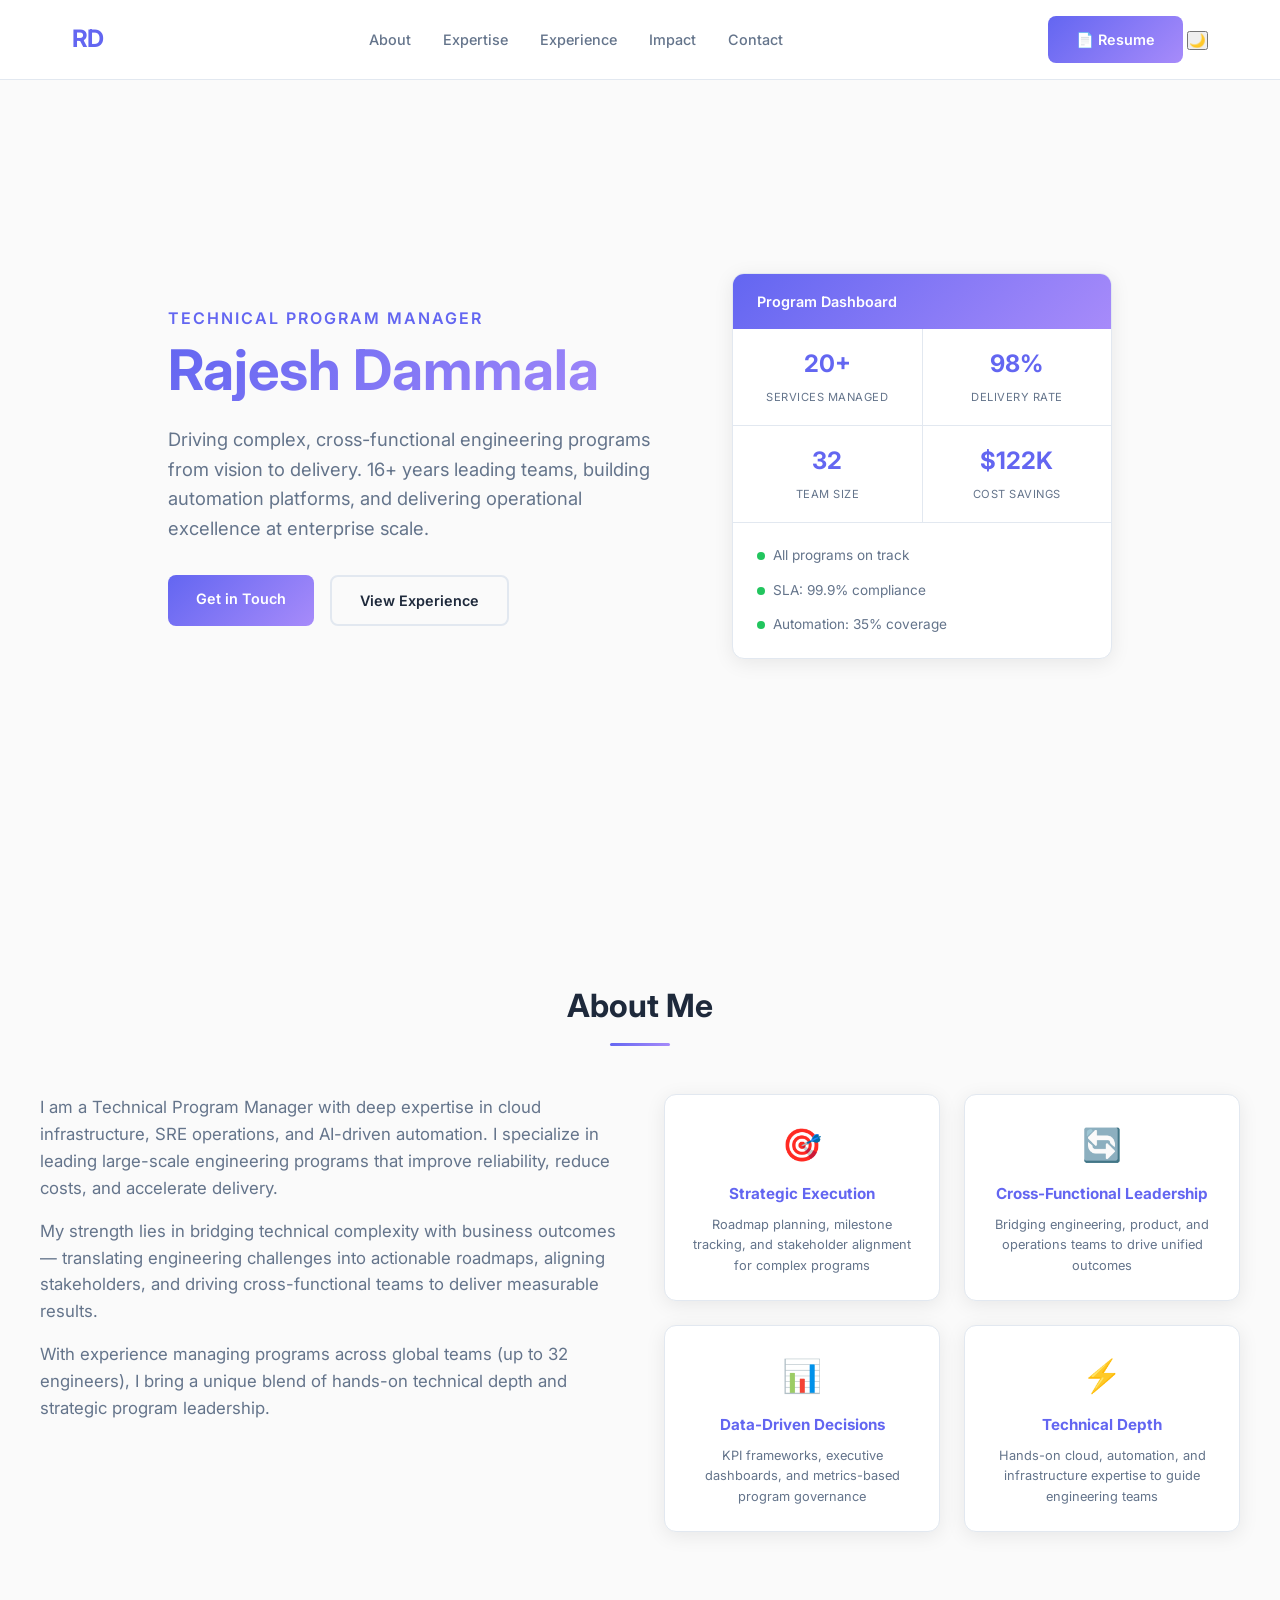
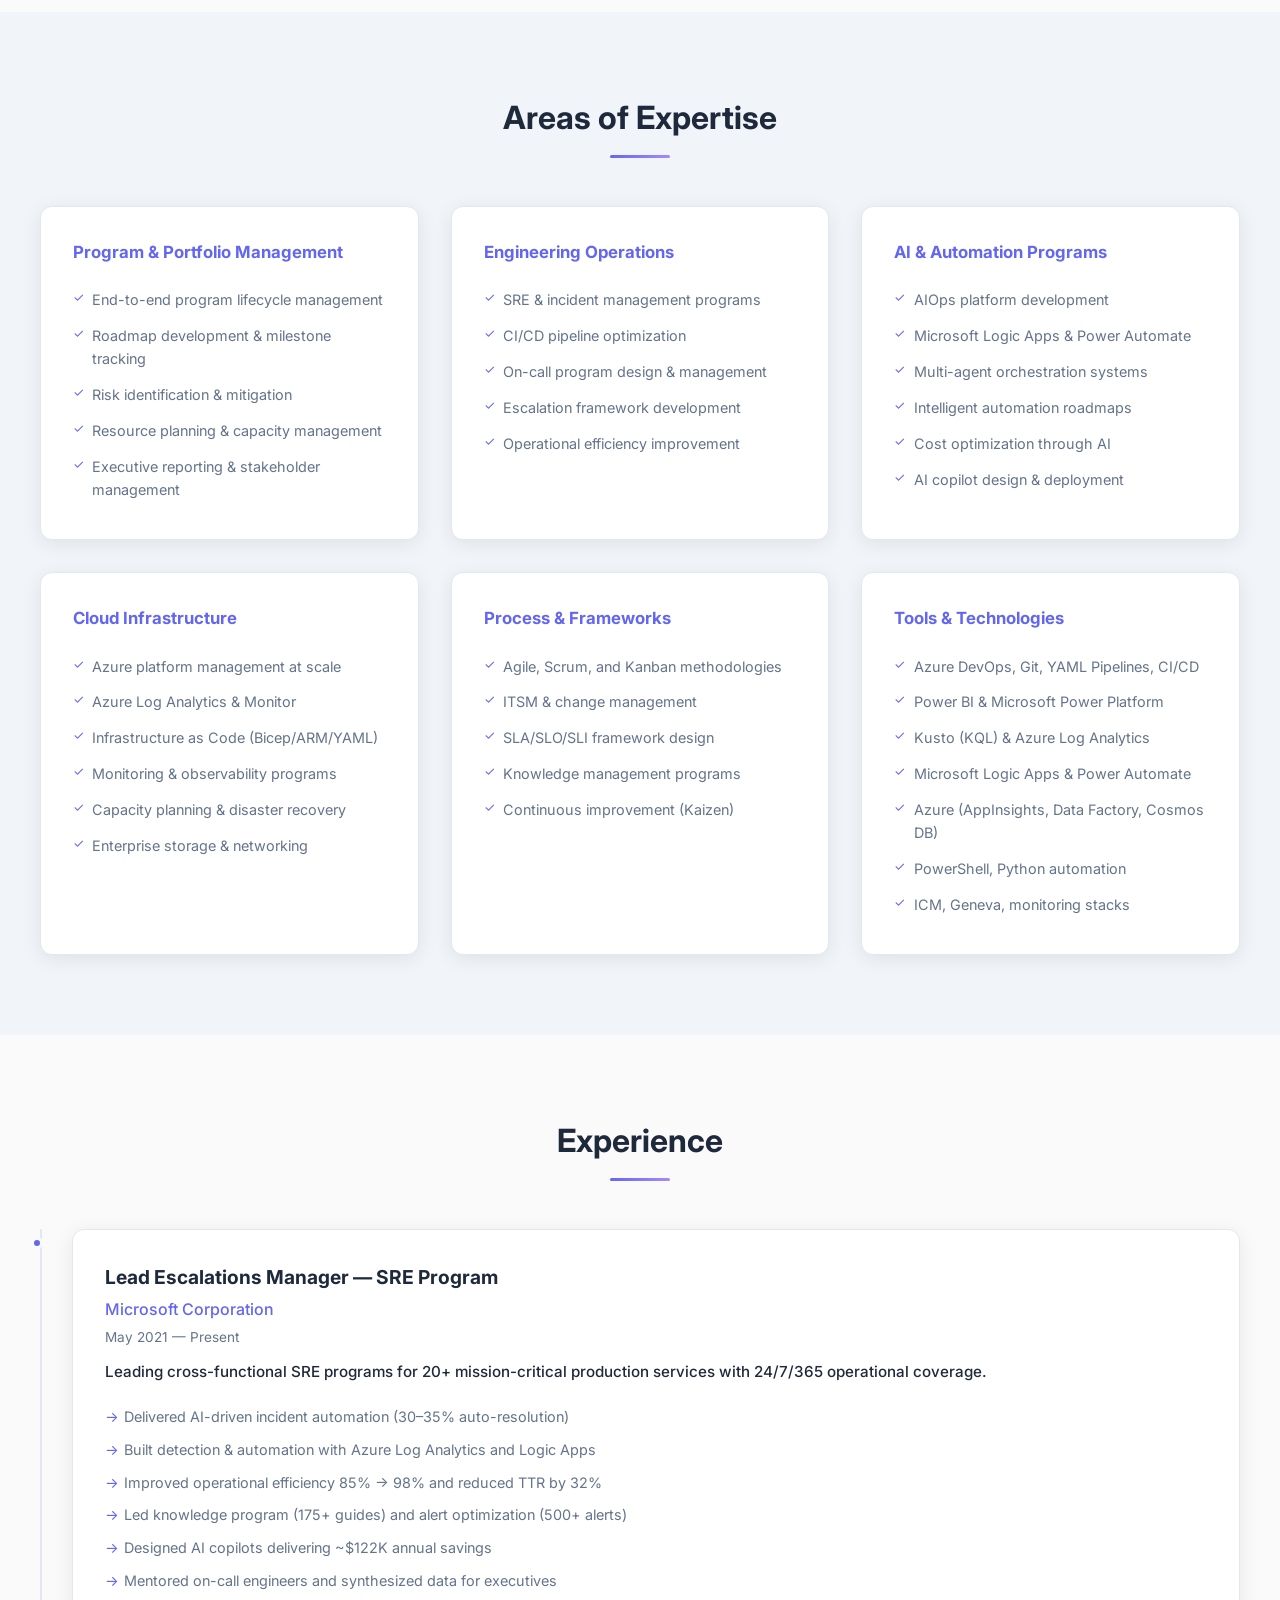
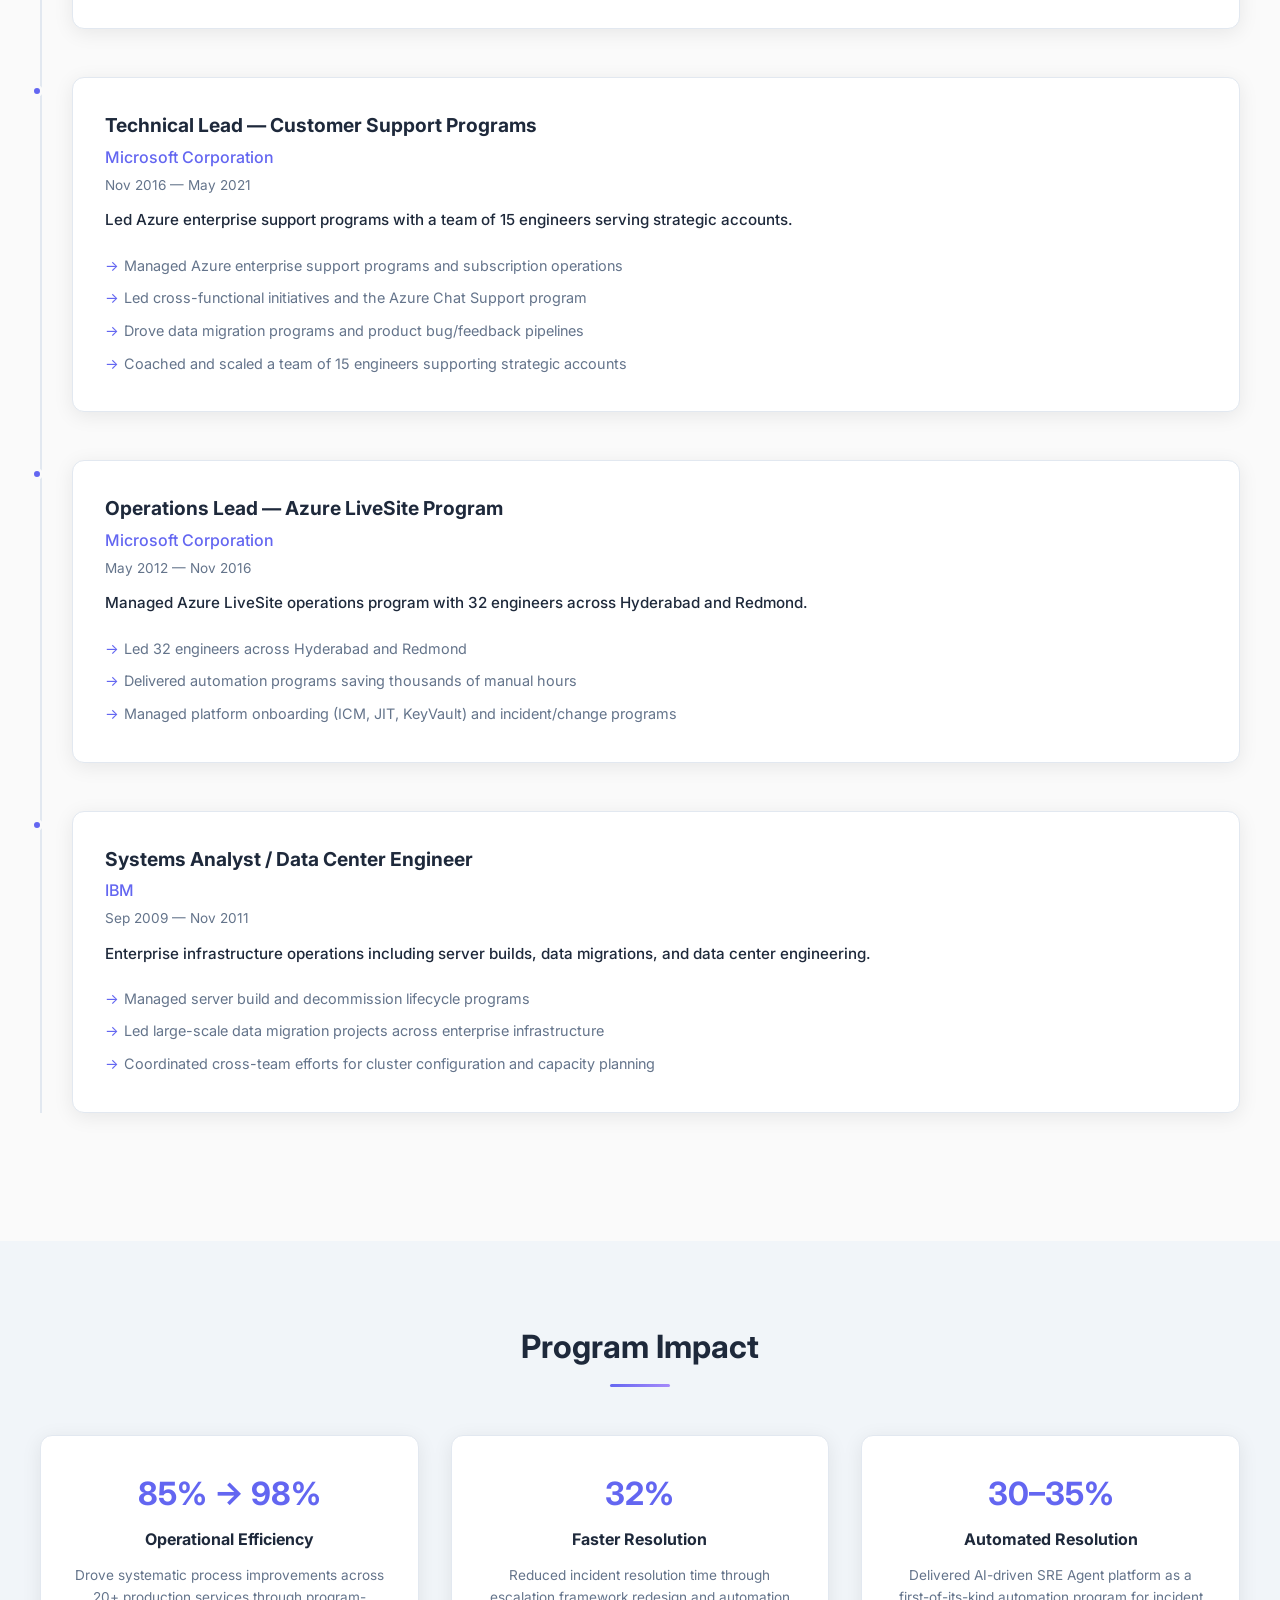
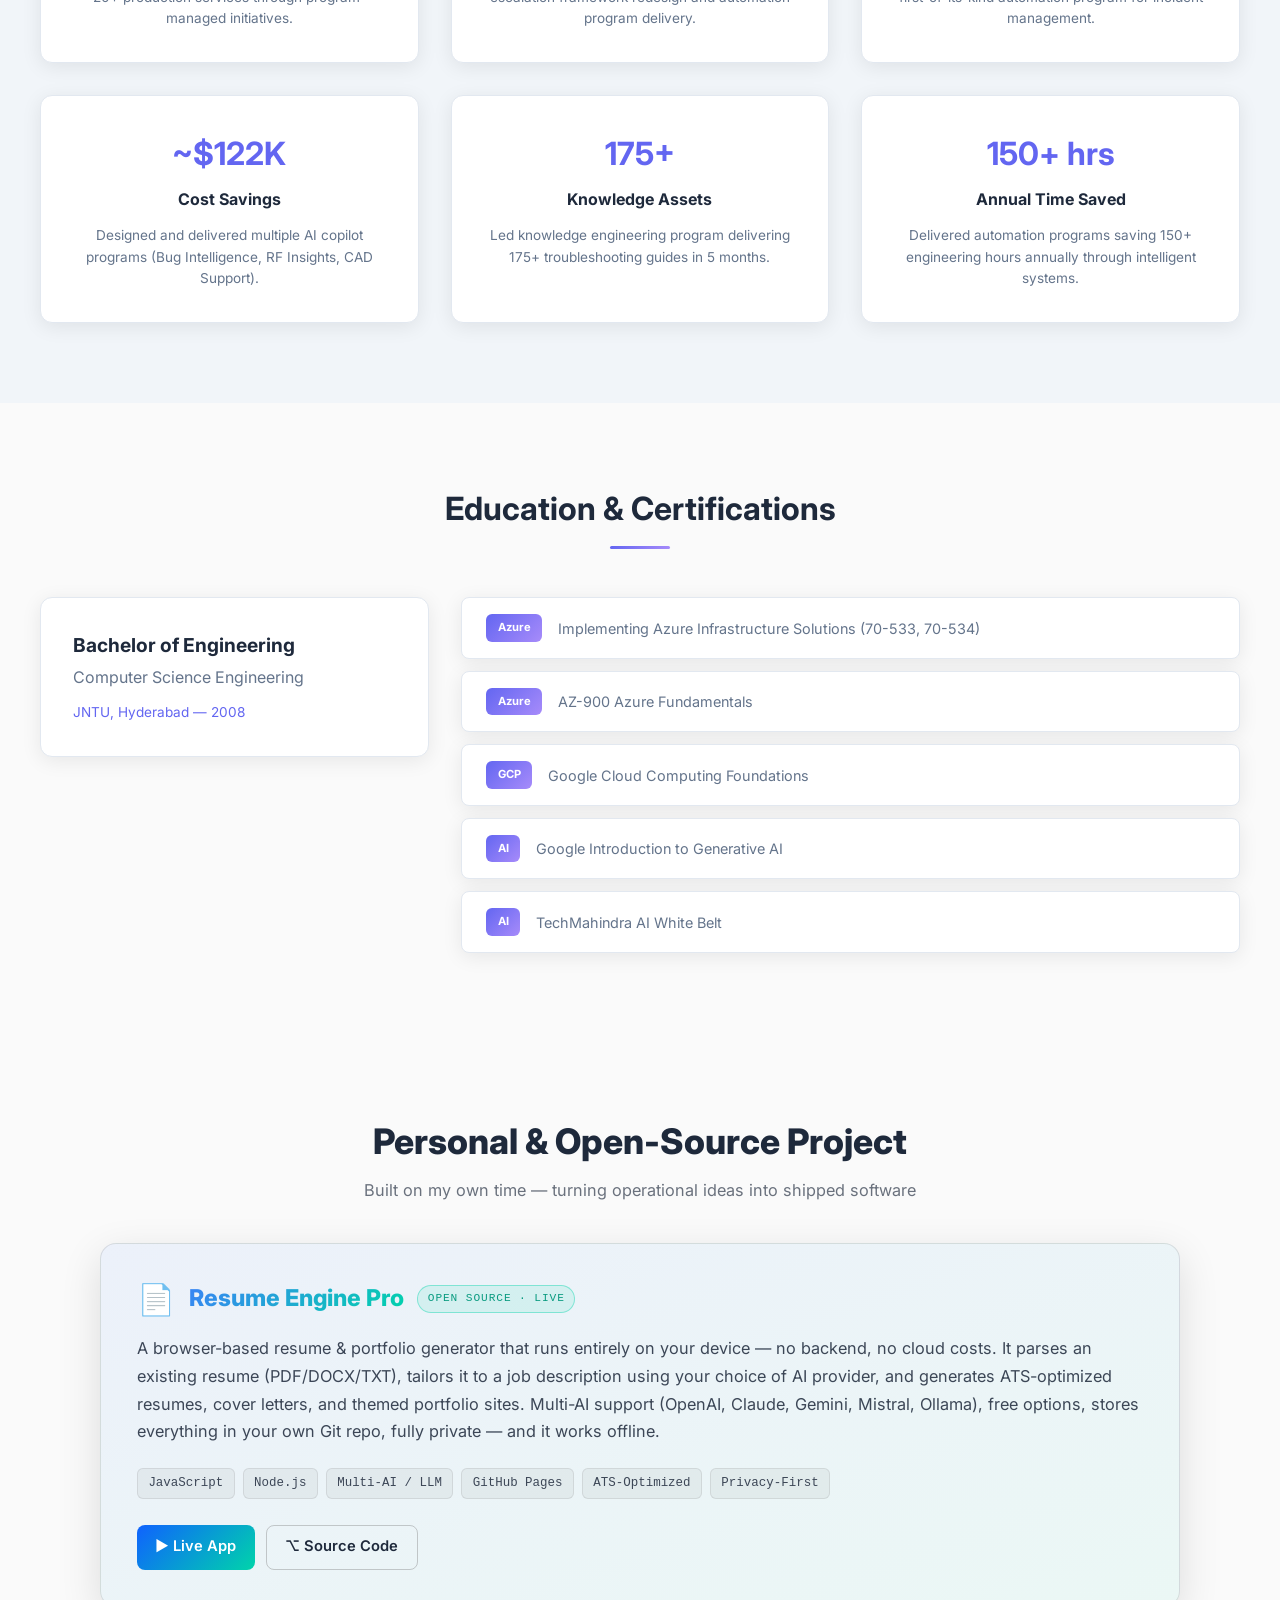
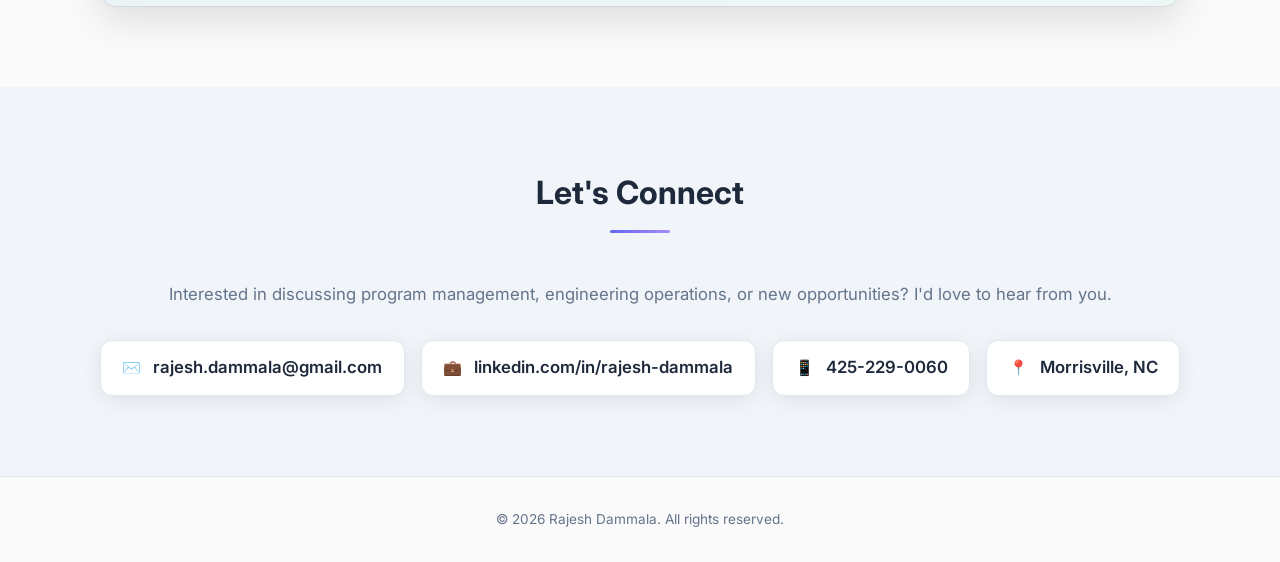
<file: index.html>
<!DOCTYPE html>
<html lang="en">
<head>
    <link rel="icon" type="image/svg+xml" href="favicon.svg">
    <meta charset="UTF-8">
    <meta name="viewport" content="width=device-width, initial-scale=1.0">
    <title>Rajesh Dammala | Technical Program Manager</title>
    <link rel="stylesheet" href="style.css?v=20260615T1439">
    <link rel="preconnect" href="https://fonts.googleapis.com">
    <link href="https://fonts.googleapis.com/css2?family=Inter:wght@300;400;500;600;700&display=swap" rel="stylesheet">
</head>
<body>
    <!-- Navigation -->
    <nav class="navbar" id="navbar">
        <div class="nav-container">
            <a href="#hero" class="nav-logo">RD</a>
            <button class="nav-toggle" id="nav-toggle" aria-label="Toggle navigation">
                <span></span><span></span><span></span>
            </button>
            <ul class="nav-menu" id="nav-menu">
                <li><a href="#about" class="nav-link">About</a></li>
                <li><a href="#expertise" class="nav-link">Expertise</a></li>
                <li><a href="#experience" class="nav-link">Experience</a></li>
                <li><a href="#impact" class="nav-link">Impact</a></li>
                <li><a href="#contact" class="nav-link">Contact</a></li>
            </ul>
            <div class="nav-actions">
                <a href="resume.html?download=1" target="_blank" class="btn btn-primary" id="resumeDownload">📄 Resume</a>
                <button class="theme-toggle" id="themeToggle" title="Toggle light/dark mode">🌙</button>
            </div>
        </div>
    </nav>

    <!-- Hero Section -->
    <section class="hero" id="hero">
        <div class="hero-content">
            <p class="hero-subtitle">Technical Program Manager</p>
            <h1 class="hero-title">Rajesh Dammala</h1>
            <p class="hero-description">
                Driving complex, cross-functional engineering programs from vision to delivery. 
                16+ years leading teams, building automation platforms, and delivering operational 
                excellence at enterprise scale.
            </p>
            <div class="hero-cta">
                <a href="#contact" class="btn btn-primary">Get in Touch</a>
                <a href="#experience" class="btn btn-secondary">View Experience</a>
            </div>
        </div>
        <div class="hero-visual">
            <div class="program-board">
                <div class="board-header">Program Dashboard</div>
                <div class="board-metrics">
                    <div class="metric">
                        <span class="metric-value">20+</span>
                        <span class="metric-label">Services Managed</span>
                    </div>
                    <div class="metric">
                        <span class="metric-value">98%</span>
                        <span class="metric-label">Delivery Rate</span>
                    </div>
                    <div class="metric">
                        <span class="metric-value">32</span>
                        <span class="metric-label">Team Size</span>
                    </div>
                    <div class="metric">
                        <span class="metric-value">$122K</span>
                        <span class="metric-label">Cost Savings</span>
                    </div>
                </div>
                <div class="board-status">
                    <div class="status-row"><span class="status-dot green"></span> All programs on track</div>
                    <div class="status-row"><span class="status-dot green"></span> SLA: 99.9% compliance</div>
                    <div class="status-row"><span class="status-dot green"></span> Automation: 35% coverage</div>
                </div>
            </div>
        </div>
    </section>

    <!-- About Section -->
    <section class="section" id="about">
        <div class="container">
            <h2 class="section-title">About Me</h2>
            <div class="about-grid">
                <div class="about-text">
                    <p>
                        I am a Technical Program Manager with deep expertise in cloud infrastructure, 
                        SRE operations, and AI-driven automation. I specialize in leading large-scale 
                        engineering programs that improve reliability, reduce costs, and accelerate delivery.
                    </p>
                    <p>
                        My strength lies in bridging technical complexity with business outcomes — 
                        translating engineering challenges into actionable roadmaps, aligning stakeholders, 
                        and driving cross-functional teams to deliver measurable results.
                    </p>
                    <p>
                        With experience managing programs across global teams (up to 32 engineers), 
                        I bring a unique blend of hands-on technical depth and strategic program leadership.
                    </p>
                </div>
                <div class="about-pillars">
                    <div class="pillar">
                        <div class="pillar-icon">🎯</div>
                        <h3>Strategic Execution</h3>
                        <p>Roadmap planning, milestone tracking, and stakeholder alignment for complex programs</p>
                    </div>
                    <div class="pillar">
                        <div class="pillar-icon">🔄</div>
                        <h3>Cross-Functional Leadership</h3>
                        <p>Bridging engineering, product, and operations teams to drive unified outcomes</p>
                    </div>
                    <div class="pillar">
                        <div class="pillar-icon">📊</div>
                        <h3>Data-Driven Decisions</h3>
                        <p>KPI frameworks, executive dashboards, and metrics-based program governance</p>
                    </div>
                    <div class="pillar">
                        <div class="pillar-icon">⚡</div>
                        <h3>Technical Depth</h3>
                        <p>Hands-on cloud, automation, and infrastructure expertise to guide engineering teams</p>
                    </div>
                </div>
            </div>
        </div>
    </section>

    <!-- Expertise Section -->
    <section class="section section-alt" id="expertise">
        <div class="container">
            <h2 class="section-title">Areas of Expertise</h2>
            <div class="expertise-grid">
                <div class="expertise-card">
                    <h3>Program & Portfolio Management</h3>
                    <ul>
                        <li>End-to-end program lifecycle management</li>
                        <li>Roadmap development & milestone tracking</li>
                        <li>Risk identification & mitigation</li>
                        <li>Resource planning & capacity management</li>
                        <li>Executive reporting & stakeholder management</li>
                    </ul>
                </div>
                <div class="expertise-card">
                    <h3>Engineering Operations</h3>
                    <ul>
                        <li>SRE & incident management programs</li>
                        <li>CI/CD pipeline optimization</li>
                        <li>On-call program design & management</li>
                        <li>Escalation framework development</li>
                        <li>Operational efficiency improvement</li>
                    </ul>
                </div>
                <div class="expertise-card">
                    <h3>AI & Automation Programs</h3>
                    <ul>
                        <li>AIOps platform development</li>
                        <li>Microsoft Logic Apps & Power Automate</li>
                        <li>Multi-agent orchestration systems</li>
                        <li>Intelligent automation roadmaps</li>
                        <li>Cost optimization through AI</li>
                        <li>AI copilot design & deployment</li>
                    </ul>
                </div>
                <div class="expertise-card">
                    <h3>Cloud Infrastructure</h3>
                    <ul>
                        <li>Azure platform management at scale</li>
                        <li>Azure Log Analytics & Monitor</li>
                        <li>Infrastructure as Code (Bicep/ARM/YAML)</li>
                        <li>Monitoring & observability programs</li>
                        <li>Capacity planning & disaster recovery</li>
                        <li>Enterprise storage & networking</li>
                    </ul>
                </div>
                <div class="expertise-card">
                    <h3>Process & Frameworks</h3>
                    <ul>
                        <li>Agile, Scrum, and Kanban methodologies</li>
                        <li>ITSM & change management</li>
                        <li>SLA/SLO/SLI framework design</li>
                        <li>Knowledge management programs</li>
                        <li>Continuous improvement (Kaizen)</li>
                    </ul>
                </div>
                <div class="expertise-card">
                    <h3>Tools & Technologies</h3>
                    <ul>
                        <li>Azure DevOps, Git, YAML Pipelines, CI/CD</li>
                        <li>Power BI & Microsoft Power Platform</li>
                        <li>Kusto (KQL) & Azure Log Analytics</li>
                        <li>Microsoft Logic Apps & Power Automate</li>
                        <li>Azure (AppInsights, Data Factory, Cosmos DB)</li>
                        <li>PowerShell, Python automation</li>
                        <li>ICM, Geneva, monitoring stacks</li>
                    </ul>
                </div>
            </div>
        </div>
    </section>

    <!-- Experience Section -->
    <section class="section" id="experience">
        <div class="container">
            <h2 class="section-title">Experience</h2>
            <div class="timeline">
                <div class="timeline-item">
                    <div class="timeline-marker"></div>
                    <div class="timeline-content">
                        <div class="timeline-header">
                            <h3>Lead Escalations Manager — SRE Program</h3>
                            <span class="timeline-company">Microsoft Corporation</span>
                            <span class="timeline-date">May 2021 — Present</span>
                        </div>
                        <p class="timeline-summary">Leading cross-functional SRE programs for 20+ mission-critical production services with 24/7/365 operational coverage.</p>
                        <ul class="timeline-details">
                            <li>Delivered AI-driven incident automation (30–35% auto-resolution)</li>
                            <li>Built detection & automation with Azure Log Analytics and Logic Apps</li>
                            <li>Improved operational efficiency 85% → 98% and reduced TTR by 32%</li>
                            <li>Led knowledge program (175+ guides) and alert optimization (500+ alerts)</li>
                            <li>Designed AI copilots delivering ~$122K annual savings</li>
                            <li>Mentored on-call engineers and synthesized data for executives</li>
                        </ul>
                    </div>
                </div>
                <div class="timeline-item">
                    <div class="timeline-marker"></div>
                    <div class="timeline-content">
                        <div class="timeline-header">
                            <h3>Technical Lead — Customer Support Programs</h3>
                            <span class="timeline-company">Microsoft Corporation</span>
                            <span class="timeline-date">Nov 2016 — May 2021</span>
                        </div>
                        <p class="timeline-summary">Led Azure enterprise support programs with a team of 15 engineers serving strategic accounts.</p>
                        <ul class="timeline-details">
                            <li>Managed Azure enterprise support programs and subscription operations</li>
                            <li>Led cross-functional initiatives and the Azure Chat Support program</li>
                            <li>Drove data migration programs and product bug/feedback pipelines</li>
                            <li>Coached and scaled a team of 15 engineers supporting strategic accounts</li>
                        </ul>
                    </div>
                </div>
                <div class="timeline-item">
                    <div class="timeline-marker"></div>
                    <div class="timeline-content">
                        <div class="timeline-header">
                            <h3>Operations Lead — Azure LiveSite Program</h3>
                            <span class="timeline-company">Microsoft Corporation</span>
                            <span class="timeline-date">May 2012 — Nov 2016</span>
                        </div>
                        <p class="timeline-summary">Managed Azure LiveSite operations program with 32 engineers across Hyderabad and Redmond.</p>
                        <ul class="timeline-details">
                            <li>Led 32 engineers across Hyderabad and Redmond</li>
                            <li>Delivered automation programs saving thousands of manual hours</li>
                            <li>Managed platform onboarding (ICM, JIT, KeyVault) and incident/change programs</li>
                        </ul>
                    </div>
                </div>
                <div class="timeline-item">
                    <div class="timeline-marker"></div>
                    <div class="timeline-content">
                        <div class="timeline-header">
                            <h3>Systems Analyst / Data Center Engineer</h3>
                            <span class="timeline-company">IBM</span>
                            <span class="timeline-date">Sep 2009 — Nov 2011</span>
                        </div>
                        <p class="timeline-summary">Enterprise infrastructure operations including server builds, data migrations, and data center engineering.</p>
                        <ul class="timeline-details">
                            <li>Managed server build and decommission lifecycle programs</li>
                            <li>Led large-scale data migration projects across enterprise infrastructure</li>
                            <li>Coordinated cross-team efforts for cluster configuration and capacity planning</li>
                        </ul>
                    </div>
                </div>
            </div>
        </div>
    </section>

    <!-- Impact Section -->
    <section class="section section-alt" id="impact">
        <div class="container">
            <h2 class="section-title">Program Impact</h2>
            <div class="impact-grid">
                <div class="impact-card">
                    <div class="impact-number">85% → 98%</div>
                    <h3>Operational Efficiency</h3>
                    <p>Drove systematic process improvements across 20+ production services through program-managed initiatives.</p>
                </div>
                <div class="impact-card">
                    <div class="impact-number">32%</div>
                    <h3>Faster Resolution</h3>
                    <p>Reduced incident resolution time through escalation framework redesign and automation program delivery.</p>
                </div>
                <div class="impact-card">
                    <div class="impact-number">30–35%</div>
                    <h3>Automated Resolution</h3>
                    <p>Delivered AI-driven SRE Agent platform as a first-of-its-kind automation program for incident management.</p>
                </div>
                <div class="impact-card">
                    <div class="impact-number">~$122K</div>
                    <h3>Cost Savings</h3>
                    <p>Designed and delivered multiple AI copilot programs (Bug Intelligence, RF Insights, CAD Support).</p>
                </div>
                <div class="impact-card">
                    <div class="impact-number">175+</div>
                    <h3>Knowledge Assets</h3>
                    <p>Led knowledge engineering program delivering 175+ troubleshooting guides in 5 months.</p>
                </div>
                <div class="impact-card">
                    <div class="impact-number">150+ hrs</div>
                    <h3>Annual Time Saved</h3>
                    <p>Delivered automation programs saving 150+ engineering hours annually through intelligent systems.</p>
                </div>
            </div>
        </div>
    </section>

    <!-- Education & Certs -->
    <section class="section" id="education">
        <div class="container">
            <h2 class="section-title">Education & Certifications</h2>
            <div class="edu-grid">
                <div class="edu-card main">
                    <h3>Bachelor of Engineering</h3>
                    <p>Computer Science Engineering</p>
                    <span class="edu-school">JNTU, Hyderabad — 2008</span>
                </div>
                <div class="certs-list">
                    <div class="cert-item">
                        <span class="cert-badge">Azure</span>
                        <span>Implementing Azure Infrastructure Solutions (70-533, 70-534)</span>
                    </div>
                    <div class="cert-item">
                        <span class="cert-badge">Azure</span>
                        <span>AZ-900 Azure Fundamentals</span>
                    </div>
                    <div class="cert-item">
                        <span class="cert-badge">GCP</span>
                        <span>Google Cloud Computing Foundations</span>
                    </div>
                    <div class="cert-item">
                        <span class="cert-badge">AI</span>
                        <span>Google Introduction to Generative AI</span>
                    </div>
                    <div class="cert-item">
                        <span class="cert-badge">AI</span>
                        <span>TechMahindra AI White Belt</span>
                    </div>
                </div>
            </div>
        </div>
    </section>

    <!-- Contact Section -->
    
<!-- Personal & Open-Source Project: Resume Engine Pro (injected) -->
<section id="rep-personal-project" style="padding:5rem 1.5rem;">
  <div style="max-width:1080px;margin:0 auto;">
    <h2 style="text-align:center;font-size:clamp(1.6rem,3vw,2.2rem);font-weight:800;margin:0 0 .5rem;">Personal &amp; Open-Source Project</h2>
    <p style="text-align:center;opacity:.65;margin:0 0 2.5rem;font-size:1.02rem;">Built on my own time — turning operational ideas into shipped software</p>
    <div style="border:1px solid rgba(127,127,127,.22);border-radius:16px;padding:2.25rem;background:linear-gradient(160deg,rgba(15,98,254,.06),rgba(0,212,170,.06));box-shadow:0 12px 40px rgba(0,0,0,.12);">
      <div style="display:flex;align-items:center;gap:.85rem;flex-wrap:wrap;margin-bottom:1.1rem;">
        <span style="font-size:1.9rem;line-height:1;">📄</span>
        <h3 style="font-size:1.45rem;font-weight:800;margin:0;background:linear-gradient(135deg,#3b82f6,#00d4aa);-webkit-background-clip:text;background-clip:text;-webkit-text-fill-color:transparent;color:#0f62fe;">Resume Engine Pro</h3>
        <span style="font-family:monospace;font-size:.7rem;letter-spacing:.08em;text-transform:uppercase;color:#0a9b80;border:1px solid rgba(0,212,170,.4);background:rgba(0,212,170,.1);padding:.26rem .6rem;border-radius:20px;">Open Source &middot; Live</span>
      </div>
      <p style="opacity:.85;line-height:1.7;margin:0 0 1.4rem;font-size:1.02rem;">A browser-based resume &amp; portfolio generator that runs entirely on your device — no backend, no cloud costs. It parses an existing resume (PDF/DOCX/TXT), tailors it to a job description using your choice of AI provider, and generates ATS-optimized resumes, cover letters, and themed portfolio sites. Multi-AI support (OpenAI, Claude, Gemini, Mistral, Ollama), free options, stores everything in your own Git repo, fully private — and it works offline.</p>
      <div style="display:flex;flex-wrap:wrap;gap:.5rem;margin-bottom:1.6rem;"><span style="font-family:monospace;font-size:.78rem;padding:.28rem .65rem;border-radius:6px;background:rgba(127,127,127,.10);border:1px solid rgba(127,127,127,.22);opacity:.85;">JavaScript</span><span style="font-family:monospace;font-size:.78rem;padding:.28rem .65rem;border-radius:6px;background:rgba(127,127,127,.10);border:1px solid rgba(127,127,127,.22);opacity:.85;">Node.js</span><span style="font-family:monospace;font-size:.78rem;padding:.28rem .65rem;border-radius:6px;background:rgba(127,127,127,.10);border:1px solid rgba(127,127,127,.22);opacity:.85;">Multi-AI / LLM</span><span style="font-family:monospace;font-size:.78rem;padding:.28rem .65rem;border-radius:6px;background:rgba(127,127,127,.10);border:1px solid rgba(127,127,127,.22);opacity:.85;">GitHub Pages</span><span style="font-family:monospace;font-size:.78rem;padding:.28rem .65rem;border-radius:6px;background:rgba(127,127,127,.10);border:1px solid rgba(127,127,127,.22);opacity:.85;">ATS-Optimized</span><span style="font-family:monospace;font-size:.78rem;padding:.28rem .65rem;border-radius:6px;background:rgba(127,127,127,.10);border:1px solid rgba(127,127,127,.22);opacity:.85;">Privacy-First</span></div>
      <div style="display:flex;flex-wrap:wrap;gap:.7rem;">
        <a href="https://rdammala.github.io/resume-engine-pro/" target="_blank" rel="noopener" style="display:inline-flex;align-items:center;gap:.4rem;padding:.6rem 1.15rem;border-radius:8px;font-weight:600;font-size:.92rem;text-decoration:none;color:#fff;background:linear-gradient(135deg,#0f62fe,#00d4aa);">&#9654; Live App</a>
        <a href="https://github.com/rdammala/resume-engine-pro" target="_blank" rel="noopener" style="display:inline-flex;align-items:center;gap:.4rem;padding:.6rem 1.15rem;border-radius:8px;font-weight:600;font-size:.92rem;text-decoration:none;color:inherit;border:1px solid rgba(127,127,127,.4);background:transparent;">&#8997; Source Code</a>
      </div>
    </div>
  </div>
</section>

<section class="section section-alt" id="contact">
        <div class="container">
            <h2 class="section-title">Let's Connect</h2>
            <div class="contact-content">
                <p class="contact-description">
                    Interested in discussing program management, engineering operations, or 
                    new opportunities? I'd love to hear from you.
                </p>
                <div class="contact-card">
                    <div class="contact-links">
                        <a href="mailto:rajesh.dammala@gmail.com" class="contact-item">
                            <span class="contact-icon">✉️</span>
                            <span>rajesh.dammala@gmail.com</span>
                        </a>
                        <a href="https://linkedin.com/in/rajesh-dammala" target="_blank" class="contact-item">
                            <span class="contact-icon">💼</span>
                            <span>linkedin.com/in/rajesh-dammala</span>
                        </a>
                        <a href="tel:425-229-0060" class="contact-item">
                            <span class="contact-icon">📱</span>
                            <span>425-229-0060</span>
                        </a>
                        <div class="contact-item">
                            <span class="contact-icon">📍</span>
                            <span>Morrisville, NC</span>
                        </div>
                    </div>
                </div>
            </div>
        </div>
    </section>

    <!-- Footer -->
    <footer class="footer">
        <div class="container">
            <p>&copy; 2026 Rajesh Dammala. All rights reserved.</p>
        </div>
    </footer>

    <script src="script.js?v=20260615T1439"></script>
</body>
</html>
</file>
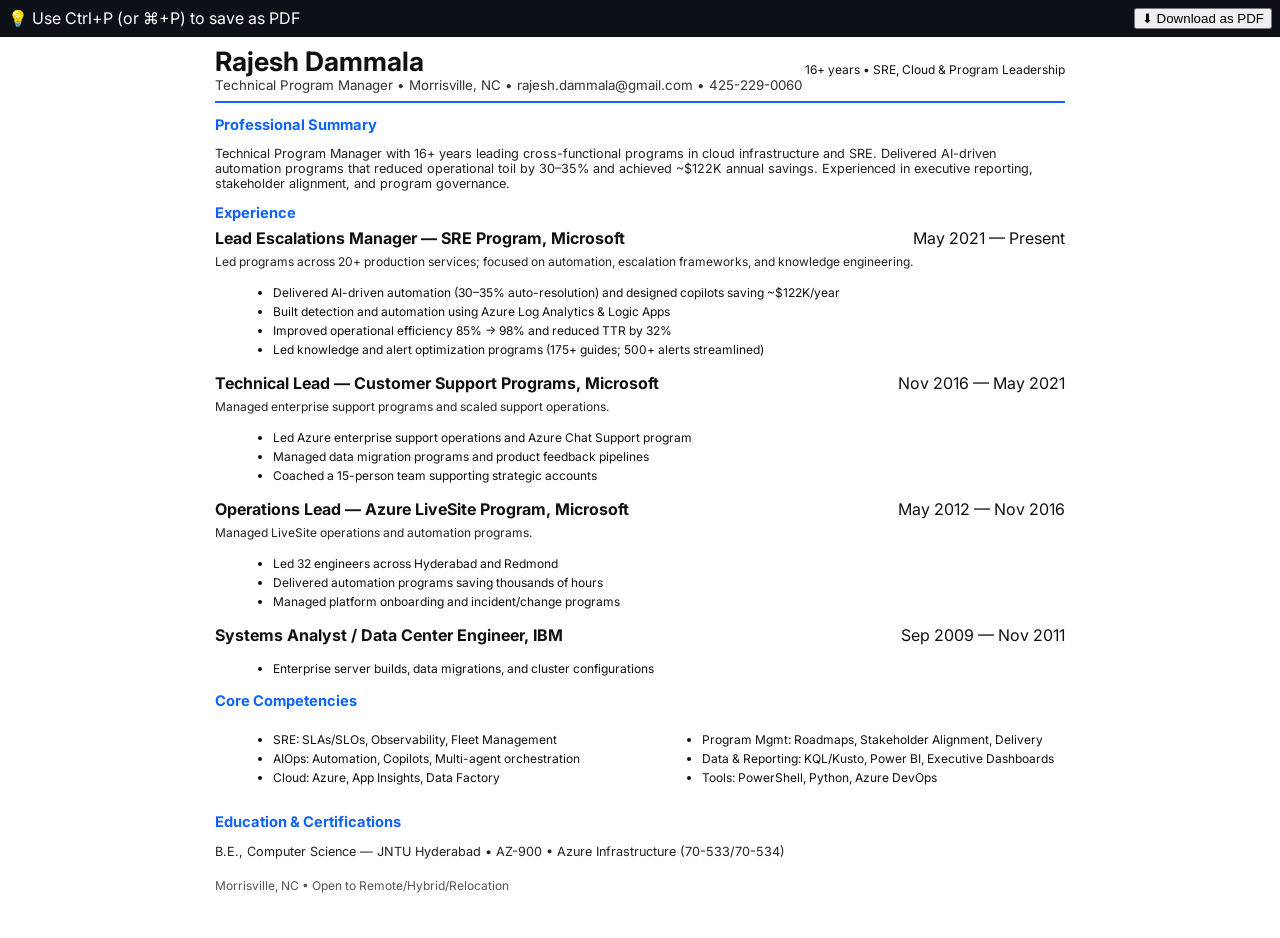
<file: resume.html>
<!DOCTYPE html>
<html lang="en">
<head>
    <meta charset="utf-8">
    <meta name="viewport" content="width=device-width, initial-scale=1">
    <title>Rajesh Dammala — Technical Program Manager (Resume)</title>
    <link href="https://fonts.googleapis.com/css2?family=Inter:wght@300;400;600;700&display=swap" rel="stylesheet">
    <style>
        body{font-family:Inter,system-ui,Arial;max-width:850px;margin:0 auto;padding:1.2cm;color:#111;background:#fff}
        header{display:flex;justify-content:space-between;align-items:center;border-bottom:2px solid #0f62fe;padding-bottom:8px}
        header h1{font-size:20pt;margin:0}
        header .meta{font-size:10pt;color:#333}
        .section{margin-top:12px}
        h2{font-size:11pt;margin-bottom:6px;color:#0f62fe}
        p{font-size:9.5pt;color:#222}
        ul{margin-left:1.1rem}
        li{font-size:9pt;margin-bottom:4px}
        .two-col{display:grid;grid-template-columns:1fr 1fr;gap:8px}
        @media print{body{padding:0.5cm;font-size:8.5pt} .print-bar{display:none}}
        .print-bar{position:fixed;top:0;left:0;right:0;background:#0d1117;color:#fff;padding:8px;display:flex;justify-content:space-between}
        .contact{font-size:9pt}
    </style>
</head>
<body>
    <div class="print-bar"><span>💡 Use Ctrl+P (or ⌘+P) to save as PDF</span><button onclick="window.print()">⬇ Download as PDF</button></div>
    <header>
        <div>
            <h1>Rajesh Dammala</h1>
            <div class="meta">Technical Program Manager • Morrisville, NC • rajesh.dammala@gmail.com • 425-229-0060</div>
        </div>
        <div style="text-align:right; font-size:9pt">16+ years • SRE, Cloud & Program Leadership</div>
    </header>

    <section class="section">
        <h2>Professional Summary</h2>
        <p>Technical Program Manager with 16+ years leading cross-functional programs in cloud infrastructure and SRE. Delivered AI-driven automation programs that reduced operational toil by 30–35% and achieved ~$122K annual savings. Experienced in executive reporting, stakeholder alignment, and program governance.</p>
    </section>

    <section class="section">
        <h2>Experience</h2>
        <div>
            <strong>Lead Escalations Manager — SRE Program, Microsoft</strong> <span style="float:right">May 2021 — Present</span>
            <p style="clear:both;font-size:9pt;margin-top:6px">Led programs across 20+ production services; focused on automation, escalation frameworks, and knowledge engineering.</p>
            <ul>
                <li>Delivered AI-driven automation (30–35% auto-resolution) and designed copilots saving ~$122K/year</li>
                <li>Built detection and automation using Azure Log Analytics & Logic Apps</li>
                <li>Improved operational efficiency 85% → 98% and reduced TTR by 32%</li>
                <li>Led knowledge and alert optimization programs (175+ guides; 500+ alerts streamlined)</li>
            </ul>
        </div>

        <div style="margin-top:8px">
            <strong>Technical Lead — Customer Support Programs, Microsoft</strong> <span style="float:right">Nov 2016 — May 2021</span>
            <p style="clear:both;font-size:9pt;margin-top:6px">Managed enterprise support programs and scaled support operations.</p>
            <ul>
                <li>Led Azure enterprise support operations and Azure Chat Support program</li>
                <li>Managed data migration programs and product feedback pipelines</li>
                <li>Coached a 15-person team supporting strategic accounts</li>
            </ul>
        </div>

        <div style="margin-top:8px">
            <strong>Operations Lead — Azure LiveSite Program, Microsoft</strong> <span style="float:right">May 2012 — Nov 2016</span>
            <p style="clear:both;font-size:9pt;margin-top:6px">Managed LiveSite operations and automation programs.</p>
            <ul>
                <li>Led 32 engineers across Hyderabad and Redmond</li>
                <li>Delivered automation programs saving thousands of hours</li>
                <li>Managed platform onboarding and incident/change programs</li>
            </ul>
        </div>

        <div style="margin-top:8px">
            <strong>Systems Analyst / Data Center Engineer, IBM</strong> <span style="float:right">Sep 2009 — Nov 2011</span>
            <ul>
                <li>Enterprise server builds, data migrations, and cluster configurations</li>
            </ul>
        </div>
    </section>

    <section class="section">
        <h2>Core Competencies</h2>
        <div class="two-col">
            <div>
                <ul>
                    <li>SRE: SLAs/SLOs, Observability, Fleet Management</li>
                    <li>AIOps: Automation, Copilots, Multi-agent orchestration</li>
                    <li>Cloud: Azure, App Insights, Data Factory</li>
                </ul>
            </div>
            <div>
                <ul>
                    <li>Program Mgmt: Roadmaps, Stakeholder Alignment, Delivery</li>
                    <li>Data & Reporting: KQL/Kusto, Power BI, Executive Dashboards</li>
                    <li>Tools: PowerShell, Python, Azure DevOps</li>
                </ul>
            </div>
        </div>
    </section>

    <section class="section">
        <h2>Education & Certifications</h2>
        <p>B.E., Computer Science — JNTU Hyderabad • AZ-900 • Azure Infrastructure (70-533/70-534)</p>
    </section>

    <footer style="margin-top:1.2rem;font-size:9pt;color:#555">Morrisville, NC • Open to Remote/Hybrid/Relocation</footer>

    <script>
        // Apply saved theme and auto-print
        (function(){
            const saved = localStorage.getItem('theme');
            if (saved === 'dark') document.documentElement.setAttribute('data-theme','dark');
            const params = new URLSearchParams(window.location.search);
            if (params.get('download') === '1') setTimeout(()=> window.print(), 300);
        })();
    </script>
</body>
</html>
</file>
<file: style.css>
/* ===== CSS Variables ===== */
:root {
    --primary: #6366f1;
    --primary-dark: #4f46e5;
    --accent: #a78bfa;
    --bg: #fafafa;
    --bg-alt: #f1f5f9;
    --surface: #ffffff;
    --text: #1e293b;
    --text-muted: #64748b;
    --border: #e2e8f0;
    --gradient: linear-gradient(135deg, var(--primary), var(--accent));
    --radius: 12px;
    --shadow: 0 4px 20px rgba(0, 0, 0, 0.08);
}

html[data-theme='dark'] {
    --primary: #8b5cf6;
    --primary-dark: #7c3aed;
    --accent: #a78bfa;
    --bg: #0a0f1c;
    --bg-alt: #111827;
    --surface: #1e293b;
    --text: #e2e8f0;
    --text-muted: #94a3b8;
    --border: #334155;
    --shadow: 0 4px 20px rgba(0, 0, 0, 0.3);
}

/* ===== Reset & Base ===== */
*, *::before, *::after {
    margin: 0;
    padding: 0;
    box-sizing: border-box;
}

html {
    scroll-behavior: smooth;
    scroll-padding-top: 80px;
}

body {
    font-family: 'Inter', -apple-system, BlinkMacSystemFont, sans-serif;
    background: var(--bg);
    color: var(--text);
    line-height: 1.6;
}

/* ===== Navigation ===== */
.navbar {
    position: fixed;
    top: 0;
    width: 100%;
    z-index: 1000;
    background: rgba(255, 255, 255, 0.95);
    backdrop-filter: blur(10px);
    border-bottom: 1px solid var(--border);
    transition: all 0.3s ease;
}

html[data-theme='dark'] .navbar {
    background: rgba(10, 15, 28, 0.95);
}

.nav-container {
    max-width: 1200px;
    margin: 0 auto;
    padding: 1rem 2rem;
    display: flex;
    align-items: center;
    justify-content: space-between;
}

.nav-logo {
    font-size: 1.5rem;
    font-weight: 700;
    color: var(--primary);
    text-decoration: none;
    letter-spacing: -1px;
}

.nav-menu {
    display: flex;
    list-style: none;
    gap: 2rem;
}

.nav-link {
    color: var(--text-muted);
    text-decoration: none;
    font-weight: 500;
    font-size: 0.9rem;
    transition: color 0.3s ease;
}

.nav-link:hover {
    color: var(--primary);
}

.nav-toggle {
    display: none;
    flex-direction: column;
    gap: 5px;
    background: none;
    border: none;
    cursor: pointer;
}

.nav-toggle span {
    width: 25px;
    height: 2px;
    background: var(--text);
    transition: 0.3s;
}

/* ===== Hero ===== */
.hero {
    min-height: 100vh;
    display: flex;
    align-items: center;
    justify-content: center;
    gap: 4rem;
    padding: 6rem 2rem 4rem;
    max-width: 1200px;
    margin: 0 auto;
}

.hero-subtitle {
    color: var(--primary);
    font-weight: 600;
    font-size: 1rem;
    text-transform: uppercase;
    letter-spacing: 2px;
    margin-bottom: 0.5rem;
}

.hero-title {
    font-size: 3.5rem;
    font-weight: 700;
    line-height: 1.1;
    margin-bottom: 1.5rem;
    background: var(--gradient);
    -webkit-background-clip: text;
    -webkit-text-fill-color: transparent;
    background-clip: text;
}

.hero-description {
    font-size: 1.15rem;
    color: var(--text-muted);
    max-width: 500px;
    margin-bottom: 2rem;
}

.hero-cta {
    display: flex;
    gap: 1rem;
}

/* ===== Buttons ===== */
.btn {
    display: inline-block;
    padding: 0.75rem 1.75rem;
    border-radius: 8px;
    font-weight: 600;
    font-size: 0.9rem;
    text-decoration: none;
    transition: all 0.3s ease;
}

.btn-primary {
    background: var(--gradient);
    color: white;
}

.btn-primary:hover {
    transform: translateY(-2px);
    box-shadow: 0 8px 25px rgba(99, 102, 241, 0.3);
}

.btn-secondary {
    border: 2px solid var(--border);
    color: var(--text);
}

.btn-secondary:hover {
    border-color: var(--primary);
    color: var(--primary);
}

/* ===== Program Board ===== */
.program-board {
    background: var(--surface);
    border-radius: var(--radius);
    border: 1px solid var(--border);
    overflow: hidden;
    width: 380px;
    box-shadow: var(--shadow);
}

.board-header {
    padding: 1rem 1.5rem;
    background: var(--gradient);
    color: white;
    font-weight: 600;
    font-size: 0.9rem;
}

.board-metrics {
    display: grid;
    grid-template-columns: 1fr 1fr;
    gap: 1px;
    background: var(--border);
    border-bottom: 1px solid var(--border);
}

.metric {
    background: var(--surface);
    padding: 1rem;
    text-align: center;
}

.metric-value {
    display: block;
    font-size: 1.5rem;
    font-weight: 700;
    color: var(--primary);
}

.metric-label {
    font-size: 0.7rem;
    color: var(--text-muted);
    text-transform: uppercase;
    letter-spacing: 0.5px;
}

.board-status {
    padding: 1rem 1.5rem;
}

.status-row {
    display: flex;
    align-items: center;
    gap: 0.5rem;
    padding: 0.4rem 0;
    font-size: 0.85rem;
    color: var(--text-muted);
}

.status-dot {
    width: 8px;
    height: 8px;
    border-radius: 50%;
}

.status-dot.green { background: #22c55e; }

/* ===== Sections ===== */
.section {
    padding: 5rem 2rem;
}

.section-alt {
    background: var(--bg-alt);
}

.container {
    max-width: 1200px;
    margin: 0 auto;
}

.section-title {
    font-size: 2rem;
    font-weight: 700;
    margin-bottom: 3rem;
    text-align: center;
    position: relative;
}

.section-title::after {
    content: '';
    display: block;
    width: 60px;
    height: 3px;
    background: var(--gradient);
    margin: 0.75rem auto 0;
    border-radius: 2px;
}

/* ===== About ===== */
.about-grid {
    display: grid;
    grid-template-columns: 1fr 1fr;
    gap: 3rem;
    align-items: start;
}

.about-text p {
    color: var(--text-muted);
    margin-bottom: 1rem;
    font-size: 1.05rem;
}

.about-pillars {
    display: grid;
    grid-template-columns: 1fr 1fr;
    gap: 1.5rem;
}

.pillar {
    background: var(--surface);
    border: 1px solid var(--border);
    border-radius: var(--radius);
    padding: 1.5rem;
    text-align: center;
    transition: transform 0.3s ease;
    box-shadow: var(--shadow);
}

.pillar:hover {
    transform: translateY(-4px);
}

.pillar-icon {
    font-size: 2rem;
    margin-bottom: 0.75rem;
}

.pillar h3 {
    font-size: 0.95rem;
    margin-bottom: 0.5rem;
    color: var(--primary);
}

.pillar p {
    font-size: 0.8rem;
    color: var(--text-muted);
}

/* ===== Expertise ===== */
.expertise-grid {
    display: grid;
    grid-template-columns: repeat(3, 1fr);
    gap: 2rem;
}

.expertise-card {
    background: var(--surface);
    border: 1px solid var(--border);
    border-radius: var(--radius);
    padding: 2rem;
    transition: transform 0.3s ease;
    box-shadow: var(--shadow);
}

.expertise-card:hover {
    transform: translateY(-4px);
}

.expertise-card h3 {
    color: var(--primary);
    margin-bottom: 1rem;
    font-size: 1.05rem;
}

.expertise-card ul {
    list-style: none;
}

.expertise-card li {
    color: var(--text-muted);
    padding: 0.4rem 0;
    font-size: 0.9rem;
    position: relative;
    padding-left: 1.2rem;
}

.expertise-card li::before {
    content: '✓';
    position: absolute;
    left: 0;
    color: var(--primary);
    font-size: 0.8rem;
}

/* ===== Timeline ===== */
.timeline {
    position: relative;
    padding-left: 2rem;
}

.timeline::before {
    content: '';
    position: absolute;
    left: 0;
    top: 0;
    bottom: 0;
    width: 2px;
    background: var(--border);
}

.timeline-item {
    position: relative;
    margin-bottom: 3rem;
}

.timeline-marker {
    position: absolute;
    left: -2.55rem;
    top: 0.5rem;
    width: 12px;
    height: 12px;
    border-radius: 50%;
    background: var(--primary);
    border: 3px solid var(--bg);
}

.timeline-content {
    background: var(--surface);
    border: 1px solid var(--border);
    border-radius: var(--radius);
    padding: 2rem;
    box-shadow: var(--shadow);
}

.timeline-header h3 {
    font-size: 1.2rem;
    margin-bottom: 0.25rem;
}

.timeline-company {
    display: block;
    color: var(--primary);
    font-weight: 500;
    margin-bottom: 0.25rem;
}

.timeline-date {
    display: block;
    color: var(--text-muted);
    font-size: 0.85rem;
    margin-bottom: 0.75rem;
}

.timeline-summary {
    color: var(--text);
    font-weight: 500;
    margin-bottom: 1rem;
    font-size: 0.95rem;
}

.timeline-details {
    list-style: none;
}

.timeline-details li {
    color: var(--text-muted);
    padding: 0.3rem 0;
    font-size: 0.9rem;
    padding-left: 1.2rem;
    position: relative;
}

.timeline-details li::before {
    content: '→';
    position: absolute;
    left: 0;
    color: var(--primary);
}

/* ===== Impact ===== */
.impact-grid {
    display: grid;
    grid-template-columns: repeat(3, 1fr);
    gap: 2rem;
}

.impact-card {
    background: var(--surface);
    border: 1px solid var(--border);
    border-radius: var(--radius);
    padding: 2rem;
    text-align: center;
    transition: transform 0.3s ease;
    box-shadow: var(--shadow);
}

.impact-card:hover {
    transform: translateY(-4px);
}

.impact-number {
    font-size: 2rem;
    font-weight: 700;
    color: var(--primary);
    margin-bottom: 0.5rem;
}

.impact-card h3 {
    margin-bottom: 0.75rem;
    font-size: 1rem;
}

.impact-card p {
    color: var(--text-muted);
    font-size: 0.85rem;
}

/* ===== Education ===== */
.edu-grid {
    display: grid;
    grid-template-columns: 1fr 2fr;
    gap: 2rem;
    align-items: start;
}

.edu-card.main {
    background: var(--surface);
    border: 1px solid var(--border);
    border-radius: var(--radius);
    padding: 2rem;
    box-shadow: var(--shadow);
}

.edu-card h3 {
    font-size: 1.2rem;
    margin-bottom: 0.25rem;
}

.edu-card p {
    color: var(--text-muted);
    margin-bottom: 0.5rem;
}

.edu-school {
    font-size: 0.85rem;
    color: var(--primary);
}

.certs-list {
    display: flex;
    flex-direction: column;
    gap: 0.75rem;
}

.cert-item {
    display: flex;
    align-items: center;
    gap: 1rem;
    background: var(--surface);
    border: 1px solid var(--border);
    border-radius: 8px;
    padding: 1rem 1.5rem;
    box-shadow: var(--shadow);
}

.cert-badge {
    background: var(--gradient);
    color: white;
    padding: 0.3rem 0.7rem;
    border-radius: 6px;
    font-size: 0.7rem;
    font-weight: 700;
    white-space: nowrap;
}

.cert-item span:last-child {
    color: var(--text-muted);
    font-size: 0.9rem;
}

/* ===== Contact ===== */
.contact-content {
    text-align: center;
    max-width: 1100px;
    margin: 0 auto;
}

.contact-description {
    color: var(--text-muted);
    font-size: 1.05rem;
    margin-bottom: 2rem;
}

.contact-links {
    display: flex;
    flex-wrap: wrap;
    justify-content: center;
    gap: 1rem;
    align-items: stretch;
}

.contact-item {
    display: flex;
    align-items: center;
    gap: 0.75rem;
    color: var(--text);
    text-decoration: none;
    font-size: 1.05rem;
    font-weight: 600;
    line-height: 1.25;
    padding: 0.95rem 1.35rem;
    border-radius: 12px;
    border: 1px solid var(--border);
    background: var(--surface);
    box-shadow: var(--shadow);
    min-height: 56px;
    transition: transform 0.25s ease, border-color 0.25s ease, background-color 0.25s ease;
}

.contact-item:hover {
    transform: translateY(-2px);
    border-color: var(--primary);
    background: var(--bg-alt);
}

.contact-icon {
    font-size: 0.95rem;
    opacity: 0.95;
}

.contact-item span:last-child {
    white-space: nowrap;
}

/* ===== Footer ===== */
.footer {
    text-align: center;
    padding: 2rem;
    border-top: 1px solid var(--border);
    color: var(--text-muted);
    font-size: 0.85rem;
}

/* ===== Responsive ===== */
@media (max-width: 1024px) {
    .expertise-grid,
    .impact-grid {
        grid-template-columns: repeat(2, 1fr);
    }
}

@media (max-width: 768px) {
    .nav-toggle {
        display: flex;
    }

    .nav-menu {
        position: fixed;
        top: 0;
        right: -100%;
        width: 70%;
        height: 100vh;
        background: var(--bg);
        flex-direction: column;
        padding: 5rem 2rem;
        transition: right 0.3s ease;
        border-left: 1px solid var(--border);
    }

    .nav-menu.active {
        right: 0;
    }

    .hero {
        flex-direction: column;
        text-align: center;
        padding-top: 8rem;
    }

    .hero-title {
        font-size: 2.5rem;
    }

    .contact-links {
        flex-direction: column;
        align-items: center;
    }

    .contact-item {
        width: min(100%, 520px);
        justify-content: center;
    }

    .hero-description {
        margin: 0 auto 2rem;
    }

    .hero-cta {
        justify-content: center;
    }

    .program-board {
        width: 100%;
        max-width: 350px;
    }

    .about-grid {
        grid-template-columns: 1fr;
    }

    .about-pillars {
        grid-template-columns: 1fr;
    }

    .expertise-grid,
    .impact-grid {
        grid-template-columns: 1fr;
    }

    .edu-grid {
        grid-template-columns: 1fr;
    }
}
</file>
